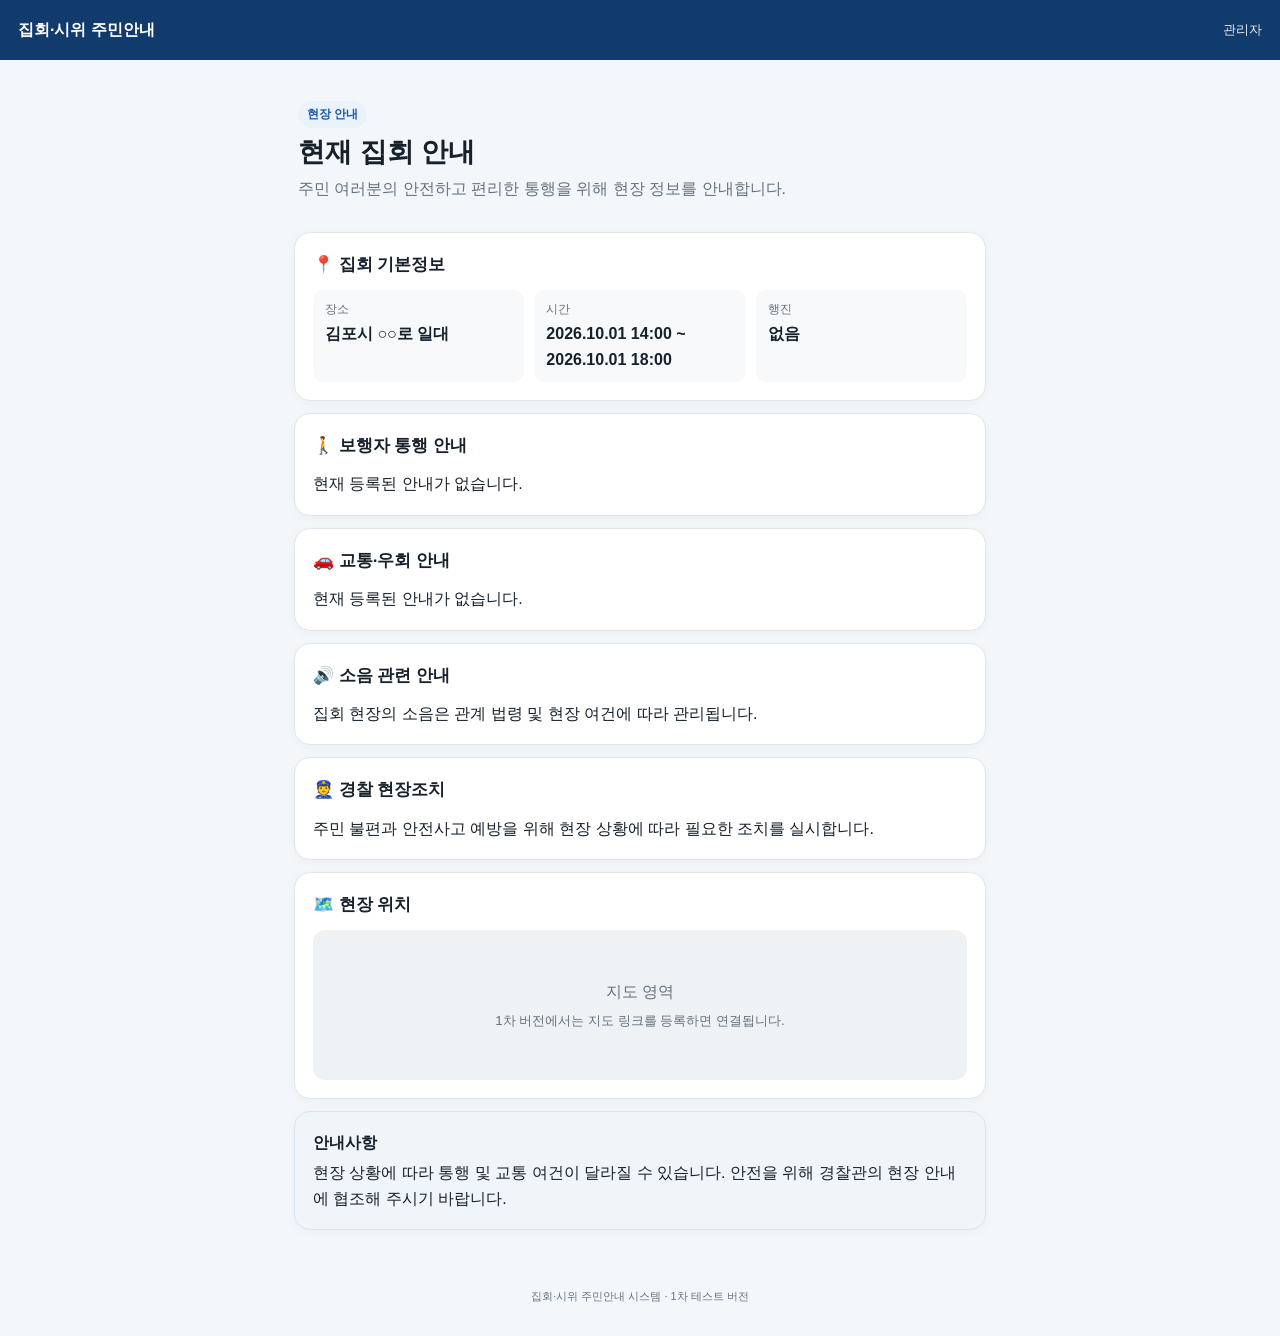
<file: index.html>
<!doctype html>
<html lang="ko">
<head>
  <meta charset="UTF-8">
  <meta name="viewport" content="width=device-width, initial-scale=1.0, viewport-fit=cover">
  <meta name="theme-color" content="#123B6D">
  <meta name="description" content="집회·시위 주민안내 QR 1차 버전">
  <link rel="stylesheet" href="style.css">
  <title>집회·시위 주민안내</title>
</head>
<body>
  <header class="topbar">
    <div class="brand">집회·시위 주민안내</div>
    <a class="admin-link" href="admin.html">관리자</a>
  </header>

  <main class="container">
    <section class="hero">
      <span class="badge" id="statusBadge">현장 안내</span>
      <h1 id="title">현재 집회 안내</h1>
      <p id="summary">주민 여러분의 안전하고 편리한 통행을 위해 현장 정보를 안내합니다.</p>
    </section>

    <section class="notice-card">
      <div class="section-title">📍 집회 기본정보</div>
      <div class="info-grid">
        <div><span>장소</span><strong id="place">정보 없음</strong></div>
        <div><span>시간</span><strong id="time">정보 없음</strong></div>
        <div><span>행진</span><strong id="march">정보 없음</strong></div>
      </div>
    </section>

    <section class="card">
      <div class="section-title">🚶 보행자 통행 안내</div>
      <p id="pedestrian">현재 등록된 안내가 없습니다.</p>
    </section>

    <section class="card">
      <div class="section-title">🚗 교통·우회 안내</div>
      <p id="traffic">현재 등록된 안내가 없습니다.</p>
    </section>

    <section class="card">
      <div class="section-title">🔊 소음 관련 안내</div>
      <p id="noise">집회 현장의 소음은 관계 법령 및 현장 여건에 따라 관리됩니다.</p>
    </section>

    <section class="card">
      <div class="section-title">👮 경찰 현장조치</div>
      <p id="police">주민 불편과 안전사고 예방을 위해 현장 상황에 따라 필요한 조치를 실시합니다.</p>
    </section>

    <section class="card map-card">
      <div class="section-title">🗺️ 현장 위치</div>
      <div id="mapPlaceholder" class="map-placeholder">
        <div>지도 영역</div>
        <small>1차 버전에서는 지도 링크를 등록하면 연결됩니다.</small>
      </div>
      <a id="mapLink" class="button secondary hidden" target="_blank" rel="noopener">지도에서 위치 보기</a>
    </section>

    <section class="help-card">
      <strong>안내사항</strong>
      <p>현장 상황에 따라 통행 및 교통 여건이 달라질 수 있습니다. 안전을 위해 경찰관의 현장 안내에 협조해 주시기 바랍니다.</p>
    </section>
  </main>

  <footer>집회·시위 주민안내 시스템 · 1차 테스트 버전</footer>
  <script src="app.js"></script>
</body>
</html>
</file>
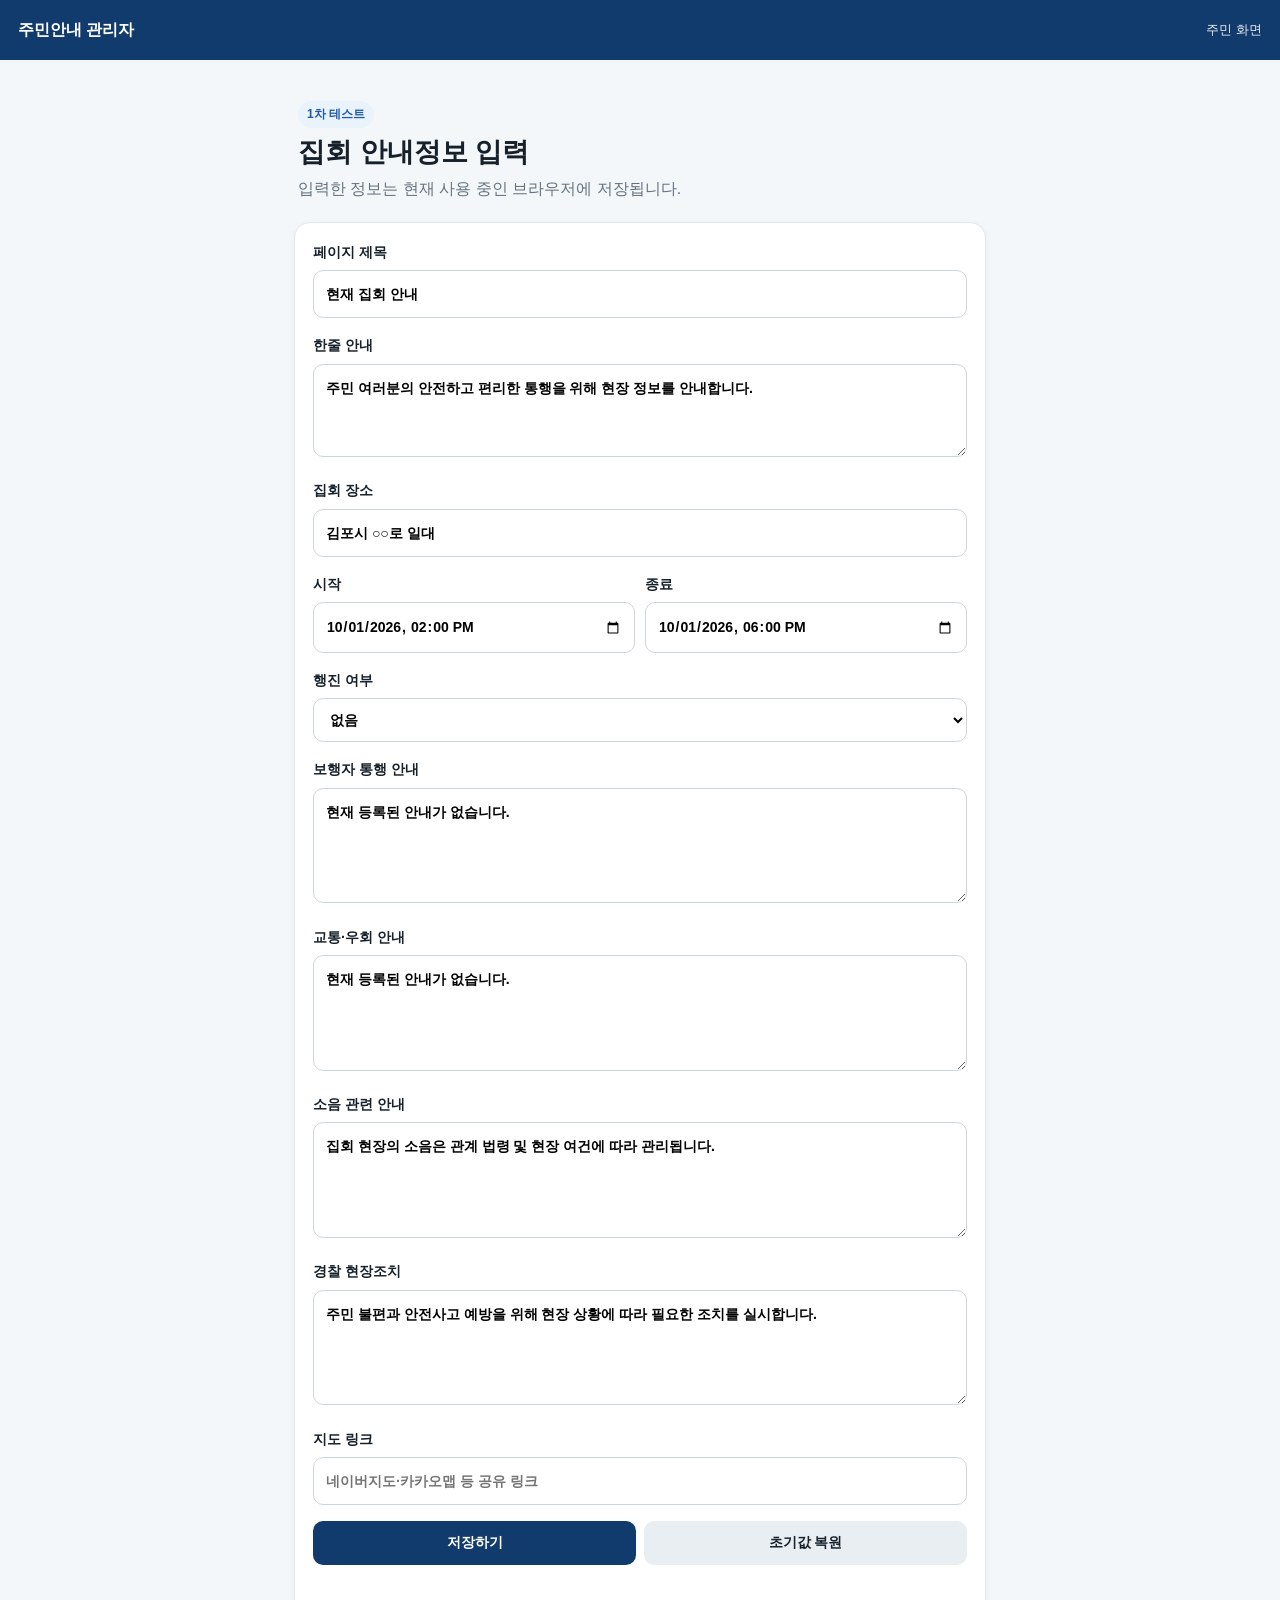
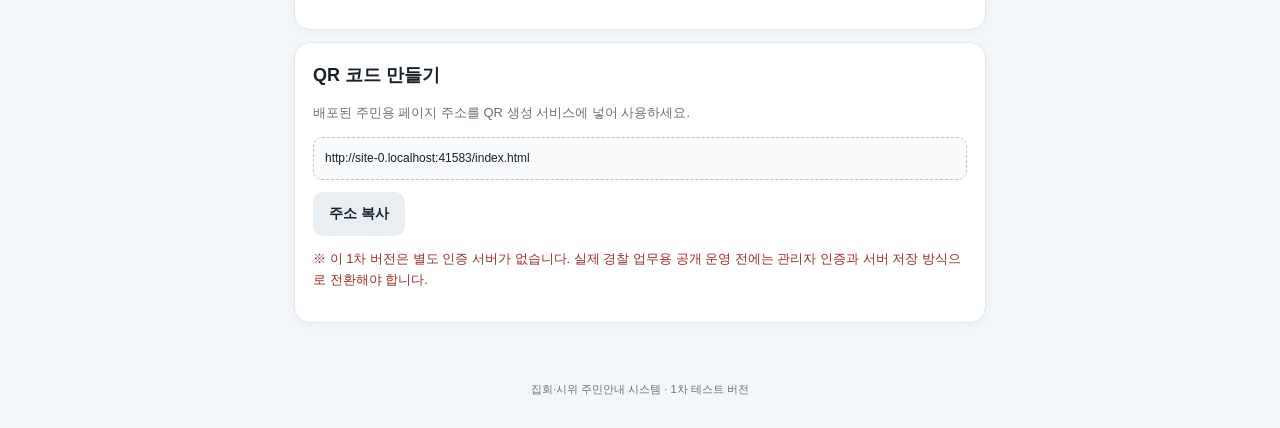
<file: admin.html>
<!doctype html>
<html lang="ko">
<head>
  <meta charset="UTF-8">
  <meta name="viewport" content="width=device-width, initial-scale=1.0, viewport-fit=cover">
  <meta name="theme-color" content="#123B6D">
  <link rel="stylesheet" href="style.css">
  <title>관리자 - 집회·시위 주민안내</title>
</head>
<body>
  <header class="topbar">
    <div class="brand">주민안내 관리자</div>
    <a class="admin-link" href="index.html">주민 화면</a>
  </header>

  <main class="container admin-container">
    <section class="hero compact">
      <span class="badge">1차 테스트</span>
      <h1>집회 안내정보 입력</h1>
      <p>입력한 정보는 현재 사용 중인 브라우저에 저장됩니다.</p>
    </section>

    <form id="adminForm" class="form-card">
      <label>페이지 제목
        <input id="titleInput" maxlength="60" placeholder="예: 현재 집회 안내">
      </label>

      <label>한줄 안내
        <textarea id="summaryInput" maxlength="150" rows="3" placeholder="주민 여러분의 안전한 통행을 위해 현장 정보를 안내합니다."></textarea>
      </label>

      <label>집회 장소
        <input id="placeInput" maxlength="100" placeholder="예: 김포시 ○○로 일대">
      </label>

      <div class="two-col">
        <label>시작
          <input id="startInput" type="datetime-local">
        </label>
        <label>종료
          <input id="endInput" type="datetime-local">
        </label>
      </div>

      <label>행진 여부
        <select id="marchInput">
          <option value="없음">없음</option>
          <option value="있음">있음</option>
        </select>
      </label>

      <label>보행자 통행 안내
        <textarea id="pedestrianInput" rows="4" maxlength="500" placeholder="예: 현장 주변 보행로는 통행 가능하나 ○○ 방향은 혼잡이 예상됩니다."></textarea>
      </label>

      <label>교통·우회 안내
        <textarea id="trafficInput" rows="4" maxlength="500" placeholder="예: ○○교차로 주변 차량 정체가 예상되므로 우회도로 이용을 권장합니다."></textarea>
      </label>

      <label>소음 관련 안내
        <textarea id="noiseInput" rows="4" maxlength="500" placeholder="예: 현장 소음은 관계 법령과 현장 여건에 따라 관리하고 있습니다."></textarea>
      </label>

      <label>경찰 현장조치
        <textarea id="policeInput" rows="4" maxlength="500" placeholder="예: 보행자 통행 확보, 교통관리 및 현장 질서유지 활동을 실시하고 있습니다."></textarea>
      </label>

      <label>지도 링크
        <input id="mapInput" type="url" placeholder="네이버지도·카카오맵 등 공유 링크">
      </label>

      <div class="form-actions">
        <button class="button primary" type="submit">저장하기</button>
        <button class="button secondary" type="button" id="resetBtn">초기값 복원</button>
      </div>
      <p id="saveMessage" class="save-message"></p>
    </form>

    <section class="qr-card">
      <h2>QR 코드 만들기</h2>
      <p>배포된 주민용 페이지 주소를 QR 생성 서비스에 넣어 사용하세요.</p>
      <div class="url-box" id="pageUrl"></div>
      <button class="button secondary" id="copyUrlBtn">주소 복사</button>
      <p class="warning">※ 이 1차 버전은 별도 인증 서버가 없습니다. 실제 경찰 업무용 공개 운영 전에는 관리자 인증과 서버 저장 방식으로 전환해야 합니다.</p>
    </section>
  </main>

  <footer>집회·시위 주민안내 시스템 · 1차 테스트 버전</footer>
  <script src="app.js"></script>
  <script src="admin.js"></script>
</body>
</html>
</file>
<file: style.css>
:root {
  --navy: #123B6D;
  --blue: #1E5AA8;
  --bg: #F4F7FA;
  --card: #FFFFFF;
  --text: #17212B;
  --muted: #65727E;
  --line: #E1E7ED;
  --accent: #EAF2FC;
  --danger: #9B2C2C;
}
* { box-sizing: border-box; }
body {
  margin: 0;
  font-family: -apple-system, BlinkMacSystemFont, "Noto Sans KR", "Malgun Gothic", sans-serif;
  color: var(--text);
  background: var(--bg);
  line-height: 1.6;
}
.topbar {
  height: 60px;
  padding: 0 18px;
  display: flex;
  align-items: center;
  justify-content: space-between;
  color: white;
  background: var(--navy);
}
.brand { font-weight: 800; }
.admin-link { color: white; text-decoration: none; font-size: 13px; opacity: .9; }
.container { max-width: 720px; margin: 0 auto; padding: 18px 14px 36px; }
.hero { padding: 22px 4px 18px; }
.hero.compact { padding-bottom: 8px; }
.hero h1 { margin: 8px 0 6px; font-size: 27px; line-height: 1.25; }
.hero p { margin: 0; color: var(--muted); }
.badge {
  display: inline-block;
  padding: 4px 9px;
  border-radius: 999px;
  background: var(--accent);
  color: var(--blue);
  font-size: 12px;
  font-weight: 700;
}
.card, .notice-card, .help-card, .form-card, .qr-card {
  background: var(--card);
  border: 1px solid var(--line);
  border-radius: 16px;
  padding: 18px;
  margin: 12px 0;
  box-shadow: 0 2px 10px rgba(20,40,60,.04);
}
.section-title { font-weight: 800; margin-bottom: 12px; font-size: 17px; }
.card p, .help-card p { margin: 0; white-space: pre-line; }
.info-grid { display: grid; grid-template-columns: 1fr; gap: 10px; }
.info-grid div { padding: 10px 12px; background: #F7F9FB; border-radius: 10px; }
.info-grid span { display: block; color: var(--muted); font-size: 12px; }
.info-grid strong { display: block; margin-top: 2px; }
.map-placeholder {
  min-height: 150px; display: grid; place-content: center; text-align: center;
  background: #EEF2F5; border-radius: 12px; color: var(--muted);
}
.map-placeholder small { display: block; margin-top: 5px; }
.button {
  display: inline-flex; align-items: center; justify-content: center;
  min-height: 44px; padding: 0 16px; border: 0; border-radius: 10px;
  text-decoration: none; cursor: pointer; font-weight: 700; font-size: 14px;
}
.button.primary { background: var(--navy); color: white; }
.button.secondary { background: #E9EEF3; color: var(--text); }
.hidden { display: none !important; }
.map-card .button { margin-top: 12px; width: 100%; }
.help-card { background: #F0F5FA; border-color: #D9E5F0; }
.help-card strong { display: block; margin-bottom: 4px; }
footer { text-align: center; color: var(--muted); font-size: 11px; padding: 10px 0 30px; }
.form-card label { display: block; font-weight: 700; font-size: 14px; margin-bottom: 16px; }
input, textarea, select {
  width: 100%; margin-top: 7px; padding: 12px; border: 1px solid #CDD6DE;
  border-radius: 10px; background: white; font: inherit; font-size: 14px;
}
textarea { resize: vertical; }
input:focus, textarea:focus, select:focus { outline: 2px solid #B9D2EE; border-color: var(--blue); }
.two-col { display: grid; grid-template-columns: 1fr 1fr; gap: 10px; }
.form-actions { display: flex; gap: 8px; margin-top: 4px; }
.form-actions .button { flex: 1; }
.save-message { color: var(--blue); font-size: 13px; min-height: 20px; }
.qr-card h2 { margin: 0 0 6px; font-size: 18px; }
.qr-card p { color: var(--muted); font-size: 13px; }
.url-box { padding: 11px; border: 1px dashed #B8C5D1; border-radius: 9px; word-break: break-all; font-size: 12px; background: #F8FAFC; margin: 12px 0; }
.warning { color: var(--danger) !important; }
@media (min-width: 600px) {
  .info-grid { grid-template-columns: 1fr 1fr 1fr; }
}
</file>
